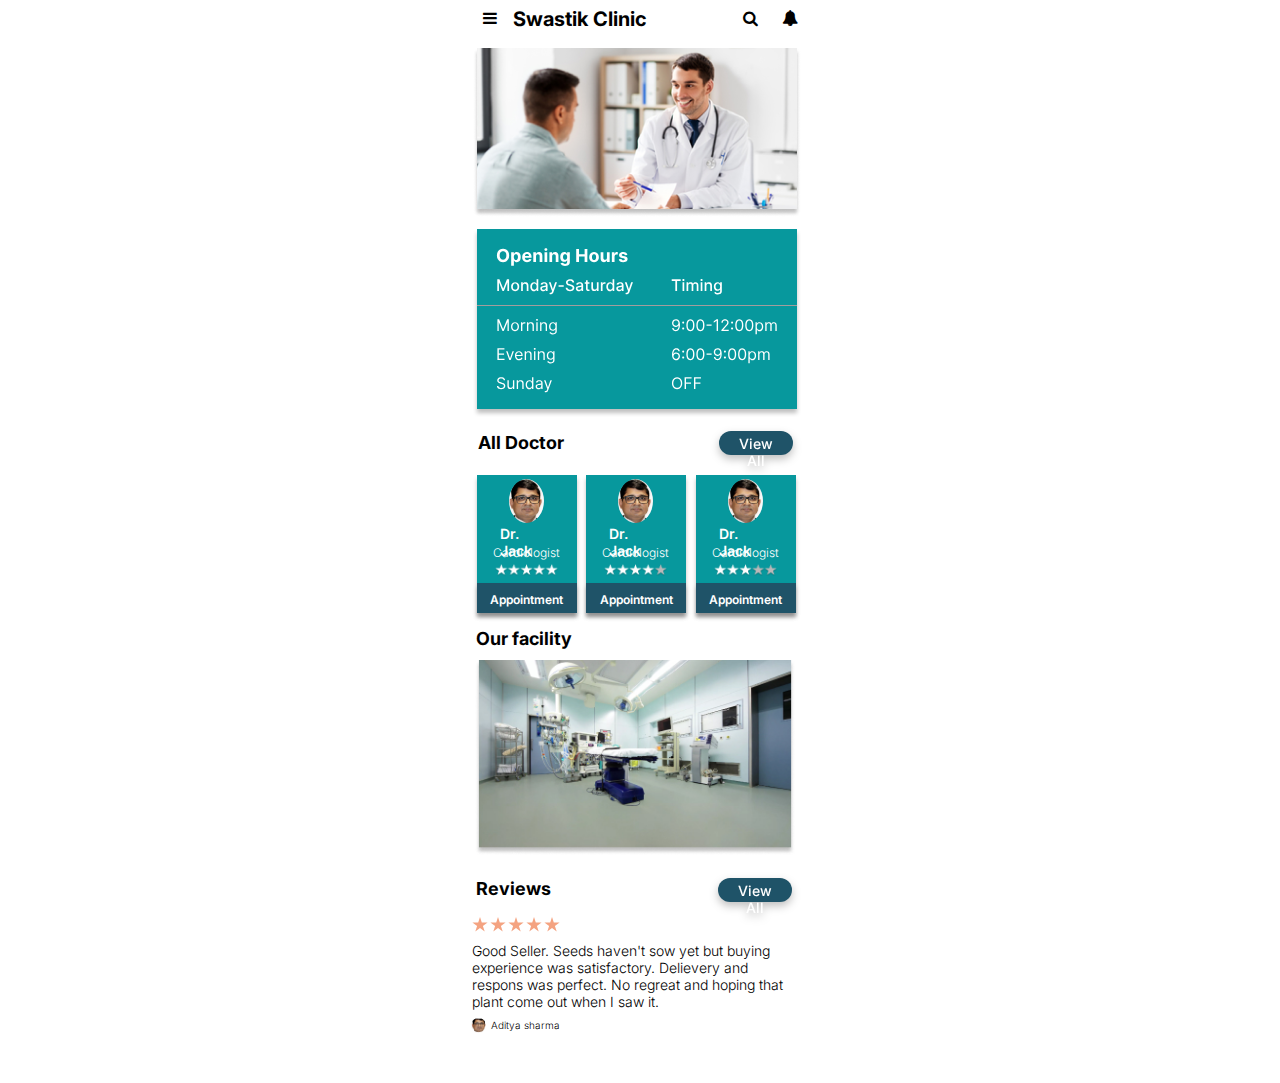
<file: index.html>
<!DOCTYPE html>
<html>

<head>
    <meta name="viewport" content="width=device-width, initial-scale=1">
    <link rel="stylesheet" href="https://cdnjs.cloudflare.com/ajax/libs/font-awesome/4.7.0/css/font-awesome.min.css">
    <!--CSS-->
    <link rel="stylesheet" href="home.css">
    <!--fonts-->
    <link rel="preconnect" href="https://fonts.googleapis.com">
    <link rel="preconnect" href="https://fonts.gstatic.com" crossorigin>
    <link href="https://fonts.googleapis.com/css2?family=Inter:wght@200;500&display=swap" rel="stylesheet">
</head>

<body>

    <!-- Simulate a smartphone / tablet -->
    <div class="mobile-container">

        <!-- Top Navigation Menu -->
        <div class="topnav">
            <a href="javascript:void(0);" class="icon" onclick="myFunction()">
                <i class="fa fa-bars"></i>
            </a>
            <a id="tittle" href="#">Swastik Clinic</a>
            <div class="right">
                <a id="search" href="#"><i class="fa fa-search"></i></a>
                <a id="bell" href="#"><i class="fa fa-bell"></i></a>
            </div>
            <br>
            <div id="myLinks">
                <button class="active"><a href="#home">Home</a></button>
                <button><a href="appointment.html">Appointment</a></button>
                <hr>
            </div>
        </div>
        <!--image-->
        <div class="image">
            <img src="images/General Physician 1.png" alt="">
        </div>      
        <div class="timing">
            <img src="images/Frame 546.svg" alt="">
        </div>

        <!--cards-->
        
        <div class="doctor">
            <div class="row ">
                <div class="column">
                    <h3>All Doctor</h3>
                </div>
                <div class="column view">
                    <button>
                        <h4>View All</h4>
                    </button>
                </div>
            </div>


            <div class="row card-row">
                <div class="column">
                    <div class="card" style="margin-left: 4px;">
                        <img src="images/Frame 481.svg" alt="">
                        <h5>Dr. Jack</h5>
                        <p>Cardiologist</p>
                        <div class="star"><img src="images/card1star.png" alt=""></div>
                        <button><a href="#">Appointment</a></button>
                    </div>
                </div>
                <div class="column">
                    <div class="card " style="margin-left: 8px;">
                        <img src="images/Frame 481.svg" alt="">
                        <h5>Dr. Jack</h5>
                        <p>Cardiologist</p>
                        <div class="star"><img src="images/card2star.png" alt=""></div>
                        <button><a href="#">Appointment</a></button>
                    </div>
                </div>
                <div class="column">
                    <div class="card c-3" style="margin-left: 12px;">
                        <img src="images/Frame 481.svg" alt="">
                        <h5>Dr. Jack</h5>
                        <p>Cardiologist</p>
                        <div class="star"><img src="images/card3star.png" alt=""></div>
                        <button><a href="#">Appointment</a></button>
                    </div>
                </div>
            </div>
     </div>
      <!--our facility -->
      <div class="facility">
          <h2>Our facility</h2>
          <img src="images/image 10.jpg" alt="">
      </div>
        <!--our facility -->
        <div class="review">
           <div class="row">
              <div class="column">
                 <h3>Reviews</h3>
              </div>
             <div class="column view">
                   <button>
                     <h4>View All</h4>
                   </button>
               </div>
           </div>
            <div class="content">
                <img src="images/Frame 347.svg" alt="">
                <p>Good Seller. Seeds haven't sow yet but buying
                    experience was satisfactory. Delievery and respons was perfect. No regreat and hoping that
                    plant come out when I saw it.
                </p>
                <div class="review-name">
                    <img id="mask" src="images/Mask group.png" alt="">
                    <h6>Aditya sharma</h6>
                </div>
            </div>
        </div>

     <script src="home.js"></script>

     <!-- End smartphone / tablet look -->
        
 </div>
</body>

</html>
</file>
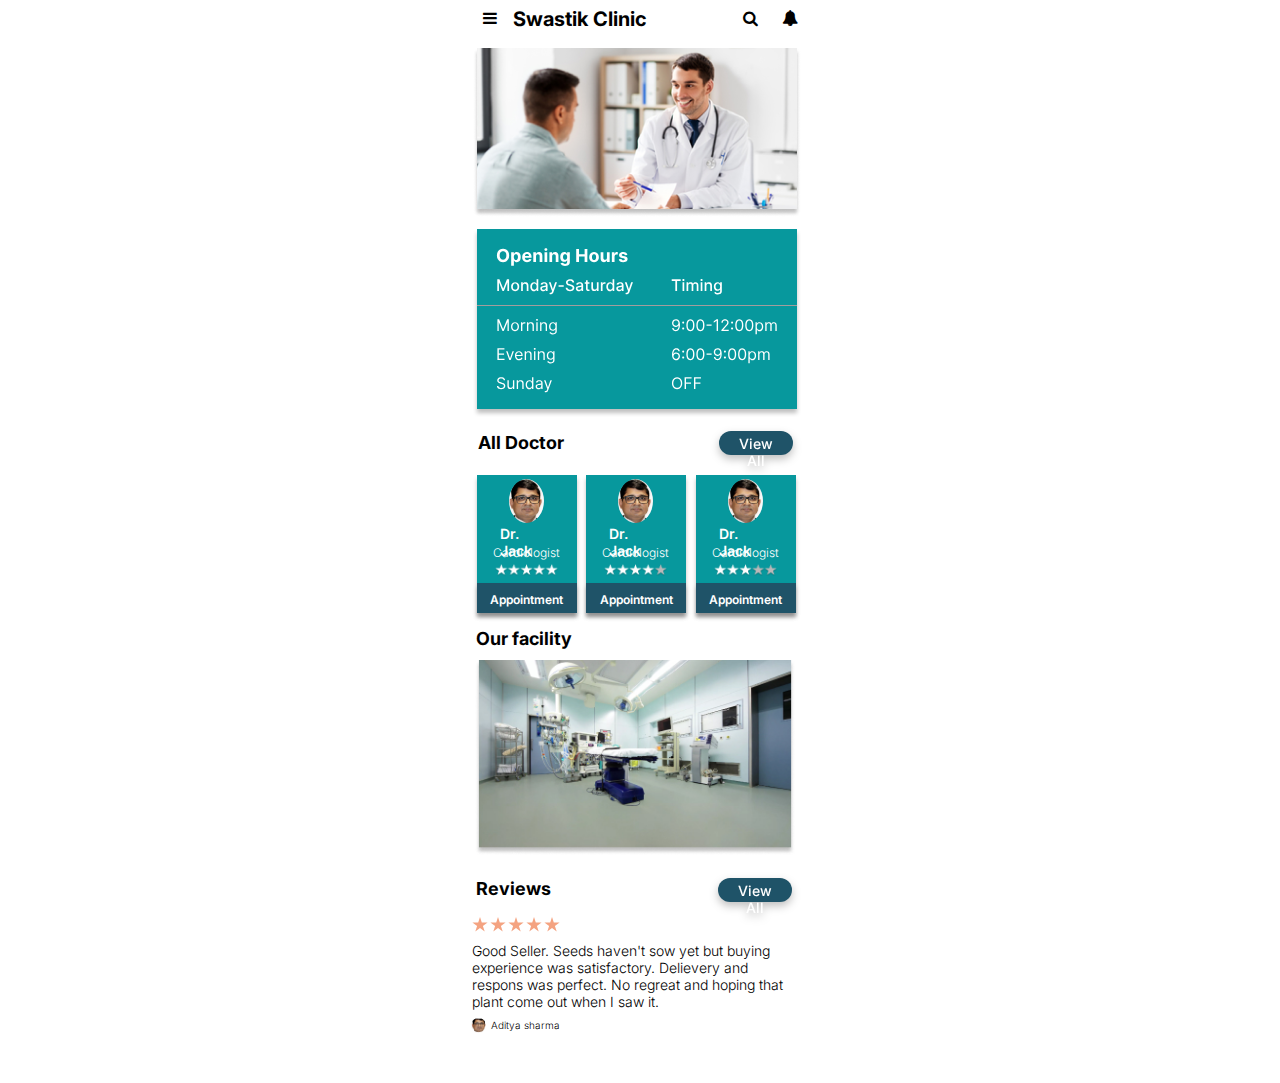
<file: home.html>
<!DOCTYPE html>
<html>

<head>
    <meta name="viewport" content="width=device-width, initial-scale=1">
    <link rel="stylesheet" href="https://cdnjs.cloudflare.com/ajax/libs/font-awesome/4.7.0/css/font-awesome.min.css">
    <!--CSS-->
    <link rel="stylesheet" href="home.css">
    <!--fonts-->
    <link rel="preconnect" href="https://fonts.googleapis.com">
    <link rel="preconnect" href="https://fonts.gstatic.com" crossorigin>
    <link href="https://fonts.googleapis.com/css2?family=Inter:wght@200;500&display=swap" rel="stylesheet">
</head>

<body>

    <!-- Simulate a smartphone / tablet -->
    <div class="mobile-container">

        <!-- Top Navigation Menu -->
        <div class="topnav">
            <a href="javascript:void(0);" class="icon" onclick="myFunction()">
                <i class="fa fa-bars"></i>
            </a>
            <a id="tittle" href="#">Swastik Clinic</a>
            <div class="right">
                <a id="search" href="#"><i class="fa fa-search"></i></a>
                <a id="bell" href="#"><i class="fa fa-bell"></i></a>
            </div>
            <br>
            <div id="myLinks">
                <button class="active"><a href="#home">Home</a></button>
                <button><a href="appointment.html">Appointment</a></button>
                <hr>
            </div>
        </div>
        <!--image-->
        <div class="image">
            <img src="images/General Physician 1.png" alt="">
        </div>      
        <div class="timing">
            <img src="images/Frame 546.svg" alt="">
        </div>

        <!--cards-->
        
        <div class="doctor">
            <div class="row ">
                <div class="column">
                    <h3>All Doctor</h3>
                </div>
                <div class="column view">
                    <button>
                        <h4>View All</h4>
                    </button>
                </div>
            </div>


            <div class="row card-row">
                <div class="column">
                    <div class="card" style="margin-left: 4px;">
                        <img src="images/Frame 481.svg" alt="">
                        <h5>Dr. Jack</h5>
                        <p>Cardiologist</p>
                        <div class="star"><img src="images/card1star.png" alt=""></div>
                        <button><a href="#">Appointment</a></button>
                    </div>
                </div>
                <div class="column">
                    <div class="card " style="margin-left: 8px;">
                        <img src="images/Frame 481.svg" alt="">
                        <h5>Dr. Jack</h5>
                        <p>Cardiologist</p>
                        <div class="star"><img src="images/card2star.png" alt=""></div>
                        <button><a href="#">Appointment</a></button>
                    </div>
                </div>
                <div class="column">
                    <div class="card c-3" style="margin-left: 12px;">
                        <img src="images/Frame 481.svg" alt="">
                        <h5>Dr. Jack</h5>
                        <p>Cardiologist</p>
                        <div class="star"><img src="images/card3star.png" alt=""></div>
                        <button><a href="#">Appointment</a></button>
                    </div>
                </div>
            </div>
     </div>
      <!--our facility -->
      <div class="facility">
          <h2>Our facility</h2>
          <img src="images/image 10.jpg" alt="">
      </div>
        <!--our facility -->
        <div class="review">
           <div class="row">
              <div class="column">
                 <h3>Reviews</h3>
              </div>
             <div class="column view">
                   <button>
                     <h4>View All</h4>
                   </button>
               </div>
           </div>
            <div class="content">
                <img src="images/Frame 347.svg" alt="">
                <p>Good Seller. Seeds haven't sow yet but buying
                    experience was satisfactory. Delievery and respons was perfect. No regreat and hoping that
                    plant come out when I saw it.
                </p>
                <div class="review-name">
                    <img id="mask" src="images/Mask group.png" alt="">
                    <h6>Aditya sharma</h6>
                </div>
            </div>
        </div>

     <script src="home.js"></script>

     <!-- End smartphone / tablet look -->
        
 </div>
</body>

</html>
</file>
<file: home.css>
*{
  margin: 0;
}
.mobile-container {
  max-width: 355px;
  margin: auto;
}

.topnav {
  overflow: hidden;
  background-color: white;
  position: relative;
  padding: 10px;
 
}
#tittle{
  position: absolute;
 width: 139px;
 height: 24px;
  left: 50px;
  top: 7px;
  font-family: 'Inter';
  font-style: normal;
  font-weight: 700;
  font-size: 20px;
  line-height: 24px;
  text-decoration: none;
  color: black;
}
.right{
  float: right;
  color: black;
 
}
.topnav #myLinks {
  display: none;
}
#search{
 color: black;
 padding: 10px;
 
}
#bell{
  color: black;
  padding: 10px;


}
#myLinks a {
 color: black;
 text-decoration: none;
 position: relative;
 font-size: 18px;
 padding: 20px;
 margin: 13px;

 
}
button{
  margin: 10px;
  padding: 2px;
  padding-bottom: 0;
  border: none;
  background-color: white;
  margin-bottom: 0px;
  
}

.active {
  border-bottom: 3px solid #07989D;
}
#myLinks{
  text-align: center;
  
  
}
.topnav a.icon {
    float: left;
    color: black;
   position: absolute;
    width: 21px;
   height: 14px;
   left: 20px;

}
/* image */
.image{
  position: relative;
 width: 320px;
 height: 161px;
 left: 10px;
 top: 10px;
}
/* image 
.container{
  position: relative;
  left: 13px;
  background-color: #07989D;
  width: 320px;
  height: 180px;
  top: 30px;
  margin: 0;

  
}
.column{
  width: 50%;
  float: left;

}

.row{
  margin: 10px;
  color: white;
 align-items: left;
  
}
 .r1{
  padding: 10px;
  padding-bottom: 2px;
  margin: 5px;
  color: white;
  font-family: 'Inter';
  font-weight: bold;
  font-size: 15px;

}

.r2 , .r3, .r4, .r5{
  line-height: 25px;
  font-family: 'Inter', sans-serif;
  font-weight: lighter ;
  text-align: left;
  font-size: 13px;

  
}
.r2{
  margin-top: 0;
 padding-bottom: 2px;
}
*/

.timing{
  left: 10px;
  position: relative;
  padding-top: 30px;
}


/* cards */

.doctor{
  position: relative;
 width: 320px;
 height: 179px;
 left: 10px;
 margin-bottom: 5px;
}

.doctor .row h3{
  position: relative;
width: 88px;
height: 22px;
left: 5px;
top: 1px;

font-family: 'Inter';
font-style: normal;
font-weight: 700;
font-size: 18px;
line-height: 22px;
}
.doctor .view button h4{
  position: absolute;
width: 54px;
height: 17px;
left: 10px;
top: 4px;
text-align: center;
color: white;
font-family: 'Inter';
font-style: normal;
font-weight: 500;
font-size: 14px;
line-height: 17px;

}
.doctor .view button{

  margin-top: 0;
  margin-right: 0;
 float: right;
  position: relative;
 width: 74px;
 height: 24px;
 left: 0px;
 top: 0px;
 background: #1F5368;
 border-radius: 50px;
 filter: drop-shadow(0px 4px 4px rgba(0, 0, 0, 0.25));

}
.doctor .column{
  float: left;
  width: 50%;
  margin-bottom: 10px;
  margin-top: 10px;
  position: relative;
}
.card{
  width: 40%;
  background-color: #07989D;
  position:relative;
 width: 100px;
 height: 138px;
 color: white;
 box-shadow: 0px 4px 4px 0px rgba(0, 0, 0, 0.25);

}
.card img{
 position: relative;
 width: 35px;
 height: 44px;
 left: 32px;
 top: 4px;

}
.card h5{
  position: absolute;
 width: 54px;
 height: 17px;
 left: 23px;
 top: 50px;
 font-family: 'Inter';
 font-style: normal;
 font-weight: 600;
 font-size: 14px;
 line-height: 17px;
}
.card p{
  position: absolute;
 width: 69px;
 height: 15px;
 left: 15px;
 top: 70px;
 font-family: 'Inter';
 font-style: normal;
 font-weight: 300;
 font-size: 12px;
 line-height: 15px;
 text-align: center;
}
.card .star img{
  position: absolute;
width: 65px;
height: 13px;
left: 17px;
top: 89px;
}
.card button{
  position: absolute;
 width: 100px;
 height: 30px;
 left: 0px;
 top: 108px;
 margin: 0;
 background: #1F5368;
 box-shadow: 0px 4px 4px rgba(0, 0, 0, 0.25);
}
.card button a{
text-decoration: none;
color: white;
width: 79px;
height: 14px;
left: 10px;
top: 116px;
font-family: 'Inter';
font-style: normal;
font-weight: 600;
font-size: 12px;
line-height: 15px;
}

.card-row .column{
  float: left;
  width: 33%;
}


/*facility*/
.facility{
  position:relative;
 width: 321px;
 height: 233px;
 left:8px;
 top: 5px;
}

.facility h2{
  position:relative;
 font-family: 'Inter';
 font-style: normal;
 font-weight: 700;
 font-size: 18px;
 line-height: 22px;
 margin-bottom: 5px;
 left: 5px;
}
.facility img {
  position: relative;
  width: 320px;
  height: 195px;
  left: 4px;
 top: 5px;
 right: 0;
} 

/*review */
.review{
  position: relative;
 width: 321px;
 height: 161px; 
 left: 8px;
 top: 30px;
}
.review .view button{
  margin-top: 0;
  margin-right: 0;
 float: right;
  position: relative;
 width: 74px;
 height: 24px;
 left: 0px;
 top: 0px;
 color: white;
 background: #1F5368;
 border-radius: 50px;
 filter: drop-shadow(0px 4px 4px rgba(0, 0, 0, 0.25));

}
.review .view button h4{
  position: absolute;
  width: 54px;
  height: 17px;
  left: 10px;
  top: 4px;
  text-align: center;
  color: white;
  font-family: 'Inter';
  font-style: normal;
  font-weight: 500;
  font-size: 14px;
  line-height: 17px;
}
.review h3{
  position: relative;
width: 74px;
height: 22px;
left: 5px;
top: 0px;
font-family: 'Inter';
font-style: normal;
font-weight: 700;
font-size: 18px;
line-height: 22px;
}
.review .column{
  float: left;
  width: 50%;
  margin-bottom: 10px;
  margin-top: 10px;
  position: relative;
}

.review .content p{
  position: absolute;
width: 320px;
height: 68px;
left: 1px;
top: 54px;
margin-top: 5px;
font-family: 'Inter';
font-style: normal;
font-weight: 300;
font-size: 14px;
line-height: 17px;
}
.review .content{
  margin-top: 15px;
  position: absolute;
}
.review  img{
  position: absolute;
 width: 88px;
 height: 16px;
 left: 1px;
 top: 34px;
}

.review-name h6{
  position: relative;
width: 82px;
height: 15px;
left: 20px;
top: 0px;
font-family: 'Inter';
font-style: normal;
font-weight: 300;
font-size: 10px;
line-height: 15px;
}
.review-name{
  position: relative;
width: 113px;
height: 15.07px;
left: 0px;
top: 100px;
margin-top: 35px;
padding-bottom: 50px;
float: left;
width: 50%;
}
#mask{
  position: absolute;
 width: 15px;
 height: 15.07px;
 left: 0px;
 top: 0px;
 float: left;
}
</file>
